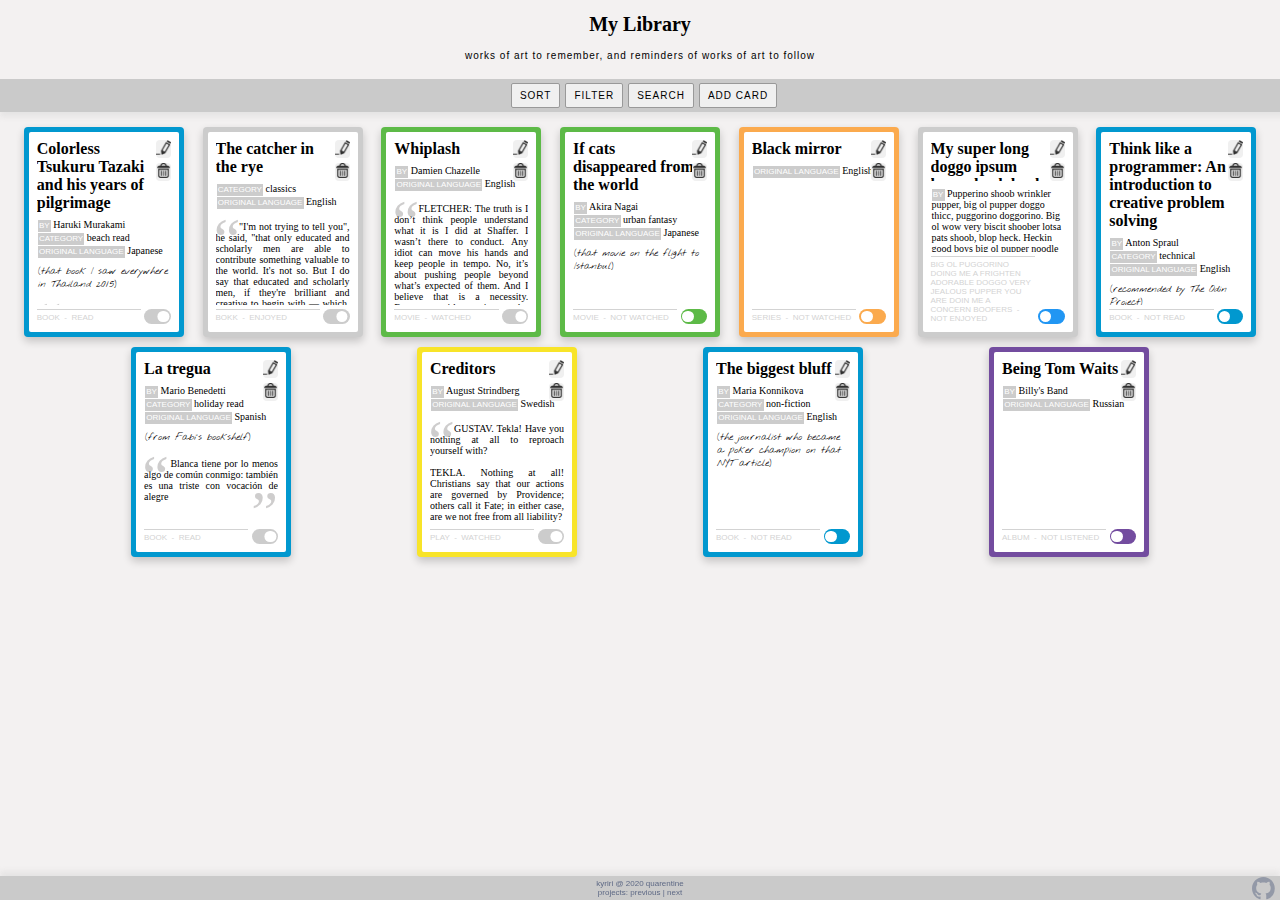
<file: index.html>
<!DOCTYPE html>
<html lang='en'>
  <head>
    <meta charset='utf-8'/>
    <title>My Library</title>
    <link rel='stylesheet' type='text/css' href='./style/style.css'>
    <link href="https://fonts.googleapis.com/css2?family=Nothing+You+Could+Do&display=swap" rel="stylesheet">  </head>
  <body>
    <section id='whole-page' class=''>
      <header>
        <h1>My Library</h1>
        <h2>works of art to remember, and reminders of works of art to follow</h2>
      </header>
      <nav class='button-panel'>
        <button class='header-btn' id='btn-sort' type='button'>Sort</button>
        <button class='header-btn' id='btn-filter' type='button'>Filter</button>
        <button class='header-btn' id='btn-search' type='button'>Search</button>
        <button class='header-btn' id='btn-add' type='button'>Add card</button>
      </nav>
      <main id='card-box'>
        <article class='card'>
          Something went wrong... the script is not loading any data!
        </article>
      </main>
      <footer>
        <a href='https://github.com/kyriri' target='_blank'>kyriri</a> 
          @ 2020 quarentine
        <BR>projects: 
          <a href='https://github.com/kyriri/top4-calculator'>previous</a>
          | 
          <a href=''>next</a>
          <a href=''>
            <svg class='github-mark' viewBox="0 0 16 16" aria-hidden="true"><path fill-rule="evenodd" d="M8 0C3.58 0 0 3.58 0 8c0 3.54 2.29 6.53 5.47 7.59.4.07.55-.17.55-.38 0-.19-.01-.82-.01-1.49-2.01.37-2.53-.49-2.69-.94-.09-.23-.48-.94-.82-1.13-.28-.15-.68-.52-.01-.53.63-.01 1.08.58 1.23.82.72 1.21 1.87.87 2.33.66.07-.52.28-.87.51-1.07-1.78-.2-3.64-.89-3.64-3.95 0-.87.31-1.59.82-2.15-.08-.2-.36-1.02.08-2.12 0 0 .67-.21 2.2.82.64-.18 1.32-.27 2-.27.68 0 1.36.09 2 .27 1.53-1.04 2.2-.82 2.2-.82.44 1.1.16 1.92.08 2.12.51.56.82 1.27.82 2.15 0 3.07-1.87 3.75-3.65 3.95.29.25.54.73.54 1.48 0 1.07-.01 1.93-.01 2.2 0 .21.15.46.55.38A8.013 8.013 0 0016 8c0-4.42-3.58-8-8-8z"></path></svg>
          </a>
      </footer>
    </section>

  <!-- new card form -->  
    <section class='new-card-screen hidden'>
      <form>
        <div class='form-head'>
          New card
        </div>
        <div class='form-body'>

          <div class='form-field'>
            <label class='tag' for='title'>Title</label>
            <span class='required'>*</span>
            <input type='text' id='form-title' name='title' placeholder='Romeo and Juliet' required>
          </div>
          <br>

          <div class='form-field'>
            <label class='tag' for='type'>Type</label>
            <span class='required'>*</span>
            <input type='text' list='types' id='form-type' name='type' placeholder='play' required>
            <datalist id='types'>
              <option>album</option>
              <option>book</option>
              <option>movie</option>
              <option>play</option>
              <option>series</option>
            </datalist>
          </div>
          <br>

          <div class='form-field'>
            <label class='tag' for='author'>Author</label> 
            <input type='text' id='form-author' name='author' placeholder='William Shakespeare'>
          </div>
          <br>

          <label class='tag'>Already read/seen?</label> 
          <input type='checkbox' id='form-status' name='read'><br><br>

          <div class='form-field'>
            <label class='tag'>Category</label> 
            <input type='text' list='categories' id='form-category' name='category' placeholder='classic'>
            <datalist id='categories'>
              <option>beach read</option>
              <option>biography</option>
              <option>classic</option>
              <option>comedy</option>
              <option>detective</option>
              <option>documentary</option>
              <option>drama</option>
              <option>musical</option>
              <option>non-fiction</option>
              <option>romance</option>
              <option>sci-fi</option>
              <option>thriller</option>
              <option>technical</option>
              <option>travel</option>
            </datalist>
          </div>
          <br>

          <div class='form-field'>
            <label class='tag'>Original language</label> 
            <input type='text' list='languages' id='form-language' name='language' placeholder='English'>
            <datalist id='languages'>
              <option>English</option>
              <option>Japanese</option>
              <option>Spanish</option>
            </datalist>
          </div>
          <br>
          <label class='tag'>Comments</label><BR>
          <textarea type='text' id='form-comment' name='comment' placeholder='(Why are you interested in this? Where have you first heard of it?)'></textarea>
          <br><br>

          <label class='tag'>Quotations</label><BR> 
          <textarea type='text' id='form-quotes' name='quotes' placeholder='(Passages to remember, a favorite scene, etc)'></textarea>

        </div>
        <div class='card-foot'>
          <input id='form-cancel-btn' type='button' value='Cancel'>
          <input id='form-submit-btn' type='submit' value='Save'>
        </div>
      </form>
    </section>

    <script src='sample-library.js'></script>
    <script src='main.js'></script>
  </body>
</html>
</file>
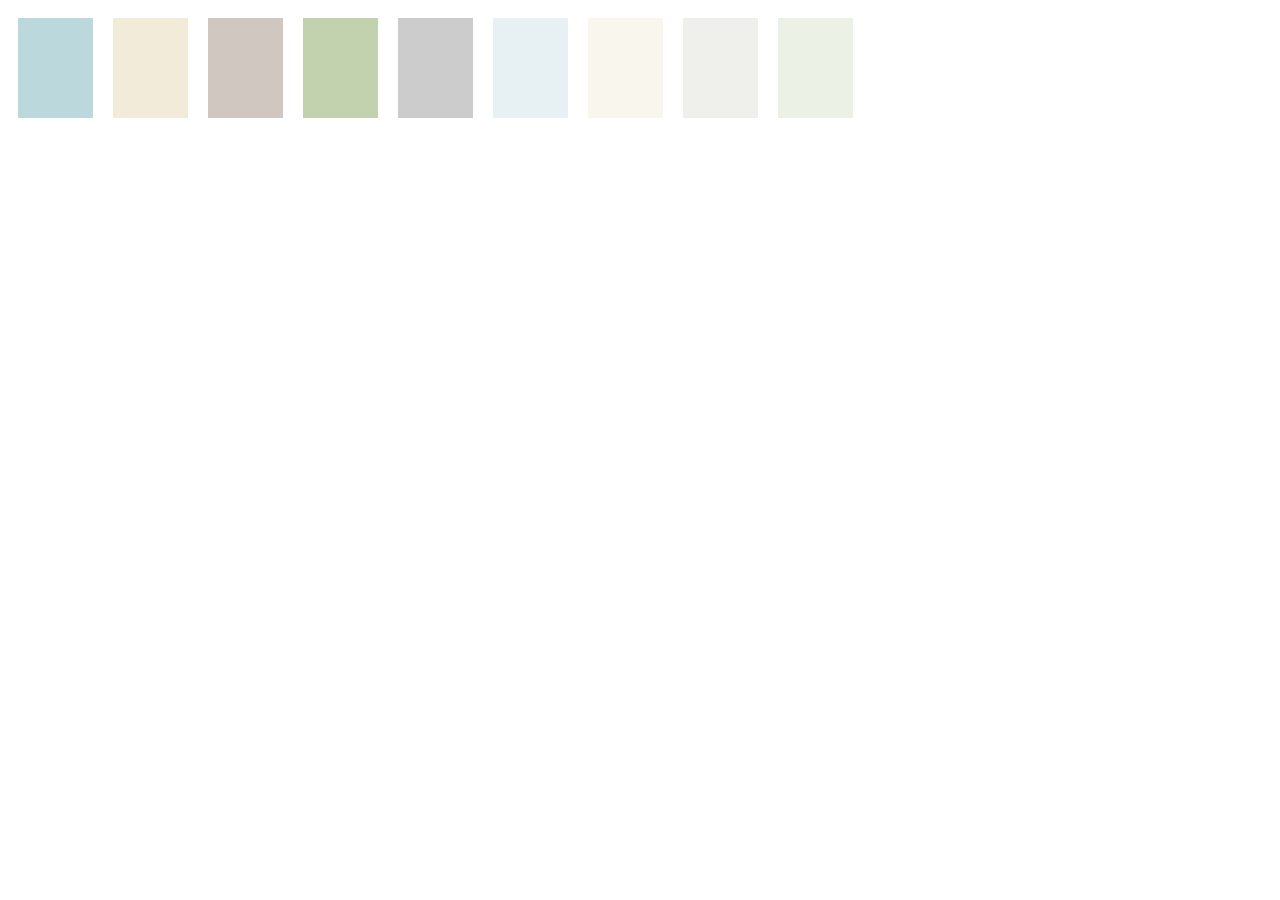
<file: palette.html>
<!DOCTYPE html>
<html lang='en'>
  <head>
    <meta charset='utf-8'/>
    <title>Palette for: A Library</title>
    <style>
      :root {
        --toggle-height: 15px;
        --color-theme1: #41600B; /* green */
        --color-theme2: #59266D; /* purple */
        --color-theme3: #97341C; /* dark coral */
        --color-theme4: #0C5679; /* blue */
      }
      div {
        width: 75px;
        height: 100px;
        margin: 10px;
        float: left;
      }
      .color1 { background-color: #BBD8DC; } 
      .color2 { background-color: #F2EBD9; } 
      .color3 { background-color: #D0C7C0; } 
      .color4 { background-color: #C3D2AE; } 
      .color5 { background-color: #CCC; }
      .color6 { background-color: #E7F1F3; } /* 1.14 */
      .color7 { background-color: #f9f6ee; } /* 1.07 */
      .color8 { background-color: #EFEFEB; } /* 1.15 */
      .color9 { background-color: #EBF1E4; } /* 1.15 */
    </style>
  </head>
  <body>
    <div class='color1'></div>
    <div class='color2'></div>
    <div class='color3'></div>
    <div class='color4'></div>
    <div class='color5'></div>
    <div class='color6'></div>
    <div class='color7'></div>
    <div class='color8'></div>
    <div class='color9'></div>
  </body>
  </html>
</file>
<file: style/style.css>
:root {
  --toggle-height: 1.5em;
  --base-font-serif: Cambria, Cochin, Georgia, Times, 'Times New Roman', serif;
  --base-font-sansserif: 'Segoe UI', Tahoma, Geneva, Verdana, sans-serif;
  --base-font-comment: 'Nothing You Could Do', 'Lucida Sans', 'Lucida Sans Unicode', Geneva, Verdana, sans-serif;
}
html {
  font-size: 10px;
  font-family: var(--base-font-serif);
}
body {
  background-color: rgb(243, 241, 241);
  margin: 0;
  padding: 0;
}
p {
  padding: 0.1rem;
  margin: 0;
}

/* PAGE HEADER */
header {
  text-align: center;
}
h2 {
  font-family: var(--base-font-sansserif);
  font-weight: normal;
  font-size: 1rem;
  letter-spacing: .1rem;
  padding: 0 0 1rem 0;
}
nav {
  background-color: #cacaca;
  width: 100%;
  height: 2.5rem;
  padding: .4rem;
  margin-bottom: 1rem;
  z-index: 99;
  box-shadow: 0 .5rem .5rem 0 #cccccc50;
}
.sticky {
  position: fixed;
  top: 0;
}
.sticky + #card-box { /* prevents nav bar from jumping on scroll */
  padding-top: calc(2.5rem + 2 * 0.4rem + 1rem); /* nav bar height + padding top/bottom + margin bottom */
}
.button-panel {
  display: flex;
  justify-content: center;
}
.header-btn {
  font-family: var(--base-font-sansserif);
  font-size: 1rem;
  text-transform: uppercase;
  letter-spacing: .1rem;
  white-space: nowrap;
  background-color: #f0f0f0;
  padding: .5rem .8rem;
  margin-right: 0.5rem;
  border: .05rem solid #999999;
  border-radius: .2rem;
}
.button-panel > *:last-child {
  margin-right: 0;
}
.header-btn:hover {
  background-color: #e5e5e5;
}
.header-btn:focus, .header-btn:active {
  outline: rgba(131, 38, 132, 0.65) auto 1px;
}

/* CARDS */
#card-box {
  margin: 0 1rem 5rem 1rem;
  display: flex;
  flex-wrap: wrap;
  align-items: flex-start;
  justify-content: space-evenly;
  transition: 0s; /* otherwise there's a bounce effect on the sticky bar */
}
.card {
  background-color: #CCCCCC;
  width: 15rem;
  height: 20rem;
  padding: 0.5em;
  margin: 0.5em;
  border-radius: 0.4em;
  box-shadow: 0 .4em .8em 0 rgba(0,0,0,0.2);
  transition: 0.3s;
}
.opened { /* applied on .card level */
  font-size: 1.5rem;
  width: calc(15rem * 1.5);
  height: calc(20rem * 1.5);
}
.card:hover {
  box-shadow: 0 .8em 1.6em 0 rgba(0,0,0,0.2);
}
.card-content {
  height: calc(100% - 2 * .8em); /* substracts padding */
  padding: 0.8em;
  background-color: #FFFFFF;
  border-radius: 0.2em;
  transition: 0.5s;
  display: grid;
  grid-template-rows: 0 auto minmax(35%, 1fr) auto;
}

/* CARD BUTTONS */
.card-buttons div {
  float: right;
  position: relative;
  width: 1.5em;
}
.card-buttons button {
  background-color: #f0f0f0;
  padding: 0;
  margin: 0;
  border: none;
  border-radius: .3em;
}
.card-buttons button:first-child {
  margin-bottom: 30%;
}
.card-buttons button:hover {
  background-color: rgb(252, 235, 203);
}
.card-buttons button:active, .card-buttons button:focus {
  background-color: orange;
}
/* imgs source: https://www.iconarchive.com/ */
.card-buttons button img {
  width: 100%;
} 

/* CARD HEAD */
.card-head {
  width: calc(100% - .8em);
  font-size: 1.6em;
  font-weight: bold;
  overflow: auto;
  margin-bottom: .4em;
}

/* CARD BODY */
.card-body {
  overflow: auto;
}
.tag {
  font-size: 0.8em;
  font-family: Arial, Helvetica, sans-serif;
  color: white;
  background-color: #CCCCCC;
  text-transform: uppercase;
  padding: 0.15em;
}
.comment {
  font-family: var(--base-font-comment);
  font-size: 1em;
  padding-top: 0.8em;
}
.quotation {
  position: relative;
  margin-top: 0.3em;
}
.text {
  padding-top: 10px;
  text-align: justify;
}
.quote-mark {
  color: rgba(173, 171, 171, .6);
  font-size: 6em;
  overflow: hidden;
  position: absolute;
}
.quote-mark.open {
  top: -0.1em;
  left: -0.03em;
}
.quote-mark.close {
  bottom: -0.2em;
  right: 0;
}

/* CARD FOOT */
.card-foot {
  padding-top: .4em;
  display: flex;
  justify-content: space-between;
}
.card-status {
  border-top: .1em solid lightgray;
  font-family: Arial, Helvetica, sans-serif;
  font-size: 0.8em;
  text-transform: uppercase;
  color: lightgray;
  padding: .4em .3em .15em 0;
  margin-right: 0.4em;
  flex: 1;
}
.toggle-button {
  width: 2.64em;
  height: 1.5em;
  flex: 0 0 2.64em;
  align-self: flex-end;
}
/* adapted from https://www.w3schools.com/howto/howto_css_switch.asp */
/* the switch - the box around the slider */
.switch {
  position: relative;
  display: inline-block;
  width: 100%;
  height: 100%;
}
/* hide default HTML checkbox */
.switch input {
  opacity: 0;
  width: 0;
  height: 0;
}
/* the slider */
.slider {
  position: absolute;
  cursor: pointer;
  top: 0;
  left: 0;
  right: 0;
  bottom: 0;
  border-radius: var(--toggle-height);
  background-color: #2196F3;
  -webkit-transition: .4s;
  transition: .4s;
}
.slider:before {
  position: absolute;
  content: "";
  height: calc(0.76 * var(--toggle-height));
  width: calc(0.76 * var(--toggle-height));
  left: calc(0.118 * var(--toggle-height));
  bottom: calc(0.118 * var(--toggle-height));
  border-radius: 50%;
  background-color: white;
  -webkit-transition: .4s;
  transition: .4s;
}
input:checked + .slider {
  background-color: #CCCCCC;
}
input:focus + .slider {
  box-shadow: 0 0 1px #CCCCCC;
}
input:checked + .slider:before {
  -webkit-transform: translateX(calc(0.76 * var(--toggle-height)));
  -ms-transform: translateX(calc(0.76 * var(--toggle-height)));
  transform: translateX(calc(0.76 * var(--toggle-height)));
}

/* CARD COLORS ACCORDING TO THEIR TYPES 
   https://www.schemecolor.com/predicted-rainbow.php */
.album  { background-color: #734C9F; }
.book   { background-color: #0198CF; }
.movie  { background-color: #5DBA47; }
.play   { background-color: #F8E429; }
.series { background-color: #FBAA4E; }
.checked { opacity: 50%; }

/* NEW CARD FORM */
.new-card-screen {
  position: fixed;
  top: 0;
  left: 0;
  height: 100%;
  width: 100%;
  display: flex;
  justify-content: center;
  align-items: center;
}
.hidden {
  display: none;
}
.blurred { /* applied to #whole-page */
  filter: blur(.6rem);
}
form {
  height: 75vh;
  width: calc(75vh / 4 * 3);
  font-size: calc(75vh / 20); /* same proportion of small cards: font is 1rem and height is 20rem */
  background-color: #FFFFFF;
  overflow: auto;
  padding: 0.8em;
  border: #CCCCCC solid .4em;
  border-radius: .8em;
  transition: 0.5s;
}
/*
.form-head {}
.form-body {}
*/
.form-field {
  display: flex;
  flex-direction: row;
  align-items: baseline;
}
.required {
  color: crimson;
  position: relative;
  left: -0.25em;
}
label.tag {
  margin-right: .4em;
  white-space: nowrap;
}
input {
  min-width: 1em;
  font: 400 .7em var(--base-font-sansserif);
  border: 1px solid lightgray;
  border-radius: .15em;
  flex: 2 2 100%;
}
textarea {
  font: 400 1em var(--base-font-sansserif);
  font-size: .7em;
  text-align: left;
  height: 6em;
  margin-top: .2em;
  border: 1px solid lightgray;
  border-radius: .15em;
  width: calc(100% - 6px);
}
:-ms-input-placeholder { /* IE 10+ */
  font-style: italic;
  color: #000000;
  opacity: .3;
}
::-webkit-input-placeholder { /* Chrome/Opera/Safari */
  font-style: italic;
  color: #000000;
  opacity: .3;
}
:-moz-placeholder { /* Firefox 18- */
  font-style: italic;
  color: #000000;
  opacity: .3;
}
::-moz-placeholder { /* Firefox 19+ */
  font-style: italic;
  color: #000000;
  opacity: .3;
}

/* PAGE FOOTER */
footer {
  width: 100%;
  background-color: #cacaca;
  color: #5e6985;
  font-family: var(--base-font-sansserif);
  font-size: .8rem;
  text-align: center;
  padding: .3rem 0;
  position: fixed;
  bottom: 0;
  z-index: 99;
  box-shadow: 0 -0.5rem .5rem 0 #cccccc50;
}
svg {
  height: 95%;
  position: absolute;
  bottom: 0rem;
  right: .5rem;
  opacity: 50%;
}
svg:hover {
  opacity: 100%;
}
path {
  fill: #5e6985;
}
a, a:active, a:visited {
  color: #5e6985;
  text-decoration: none;
}
a:hover {
    color: black;
    text-shadow: 0 0 0.8vh #d0abb5;
}
</file>
